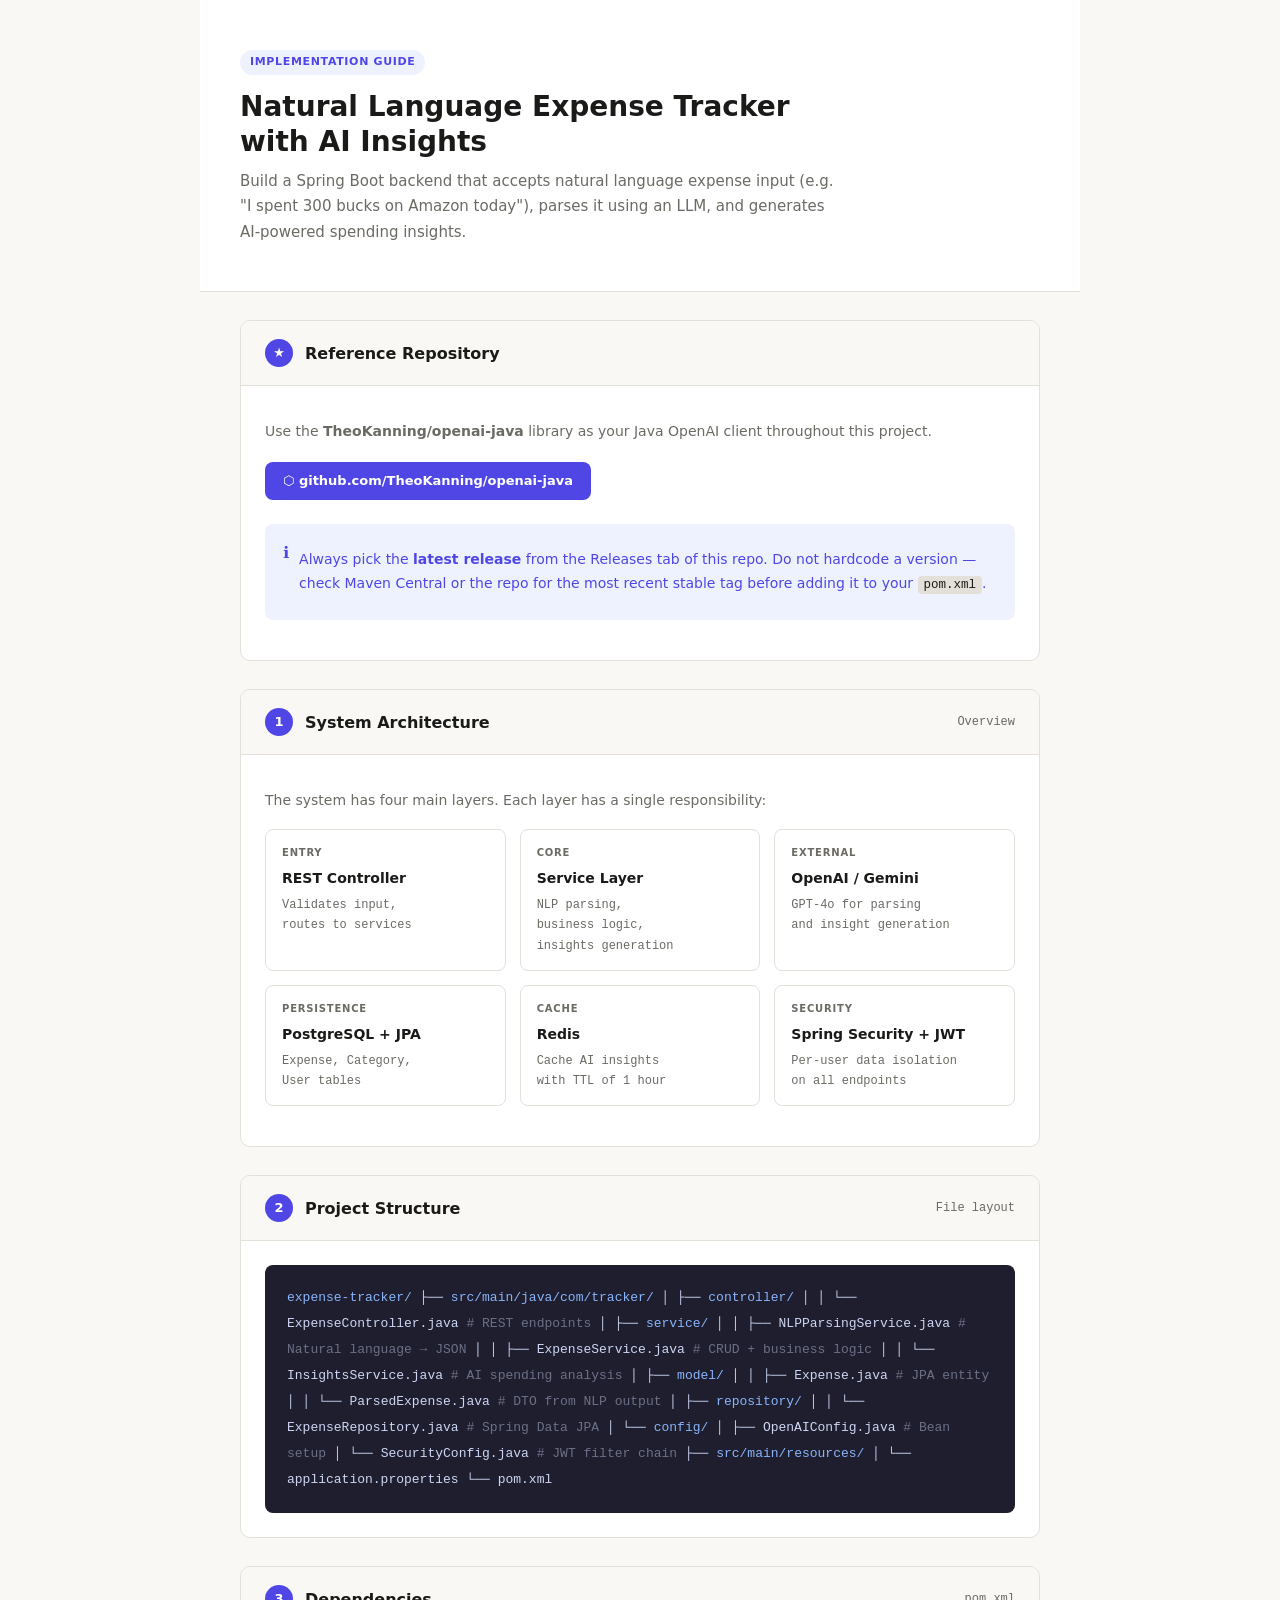
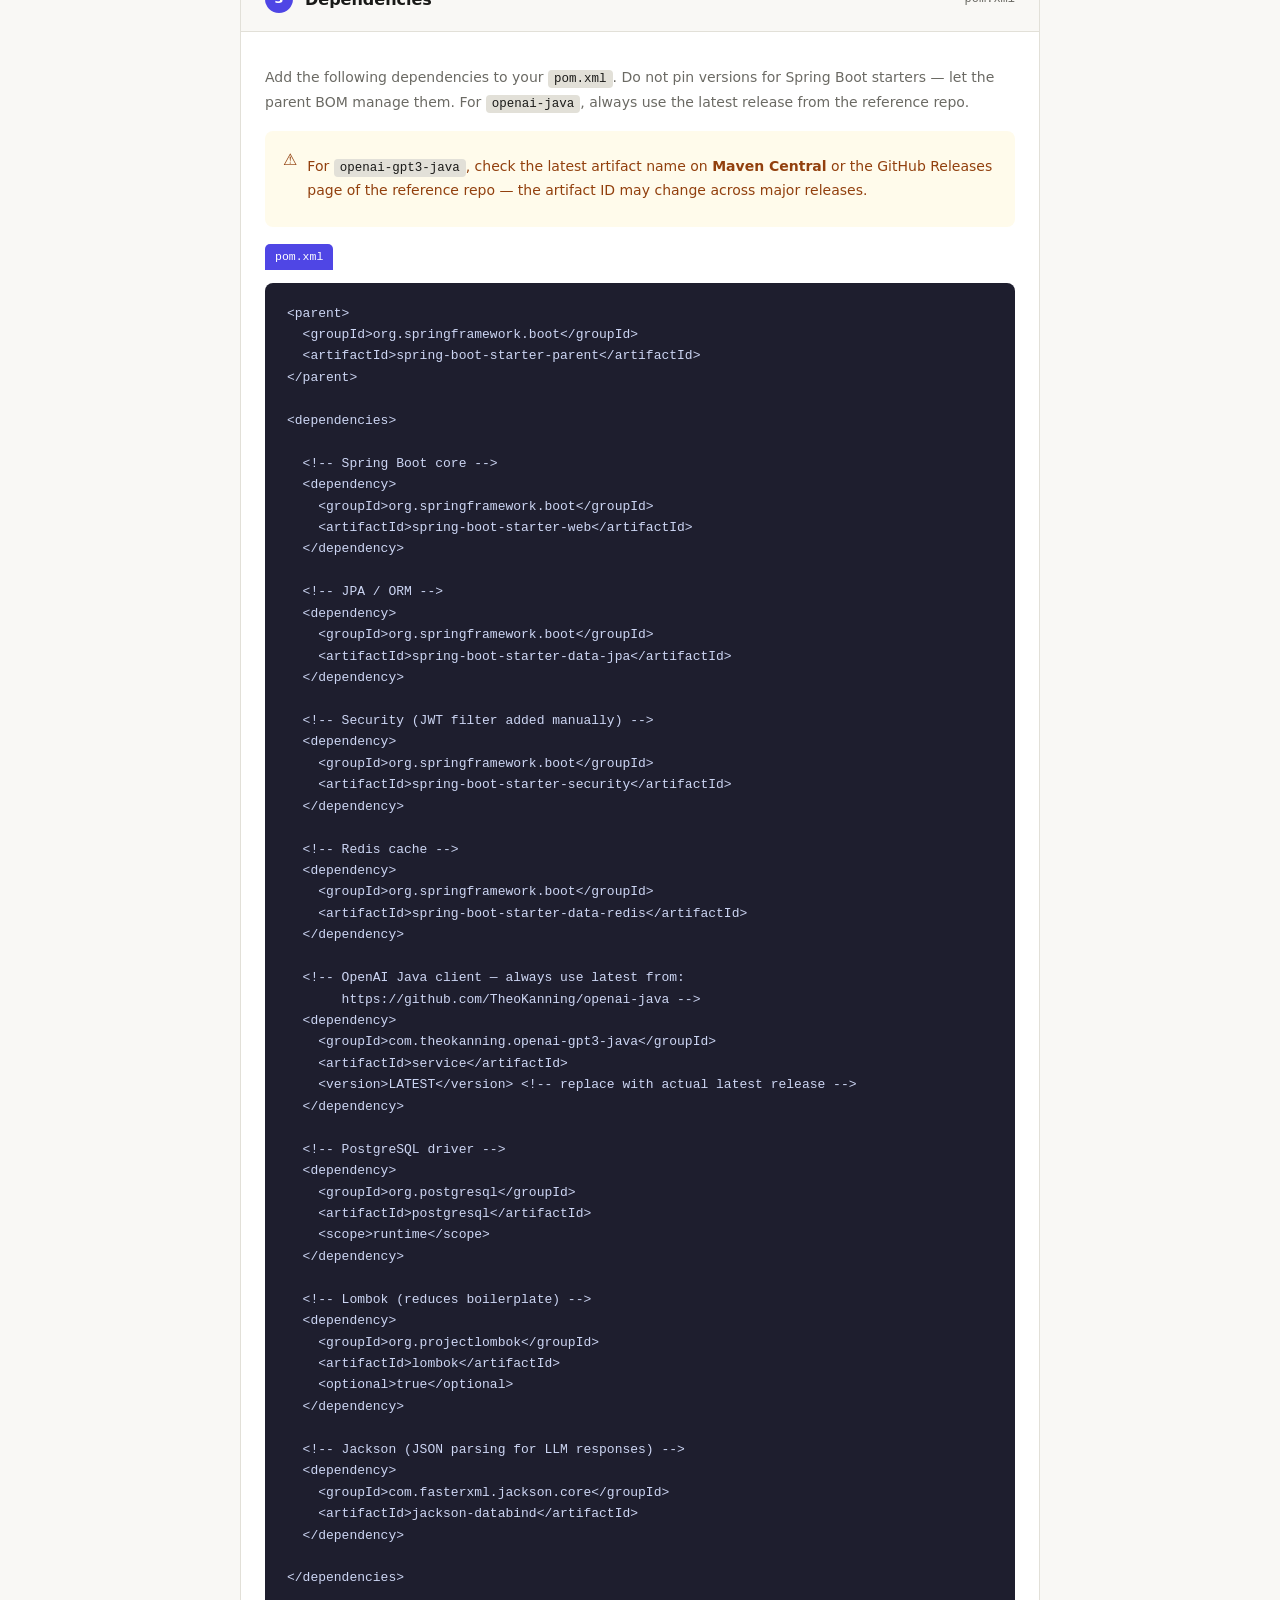
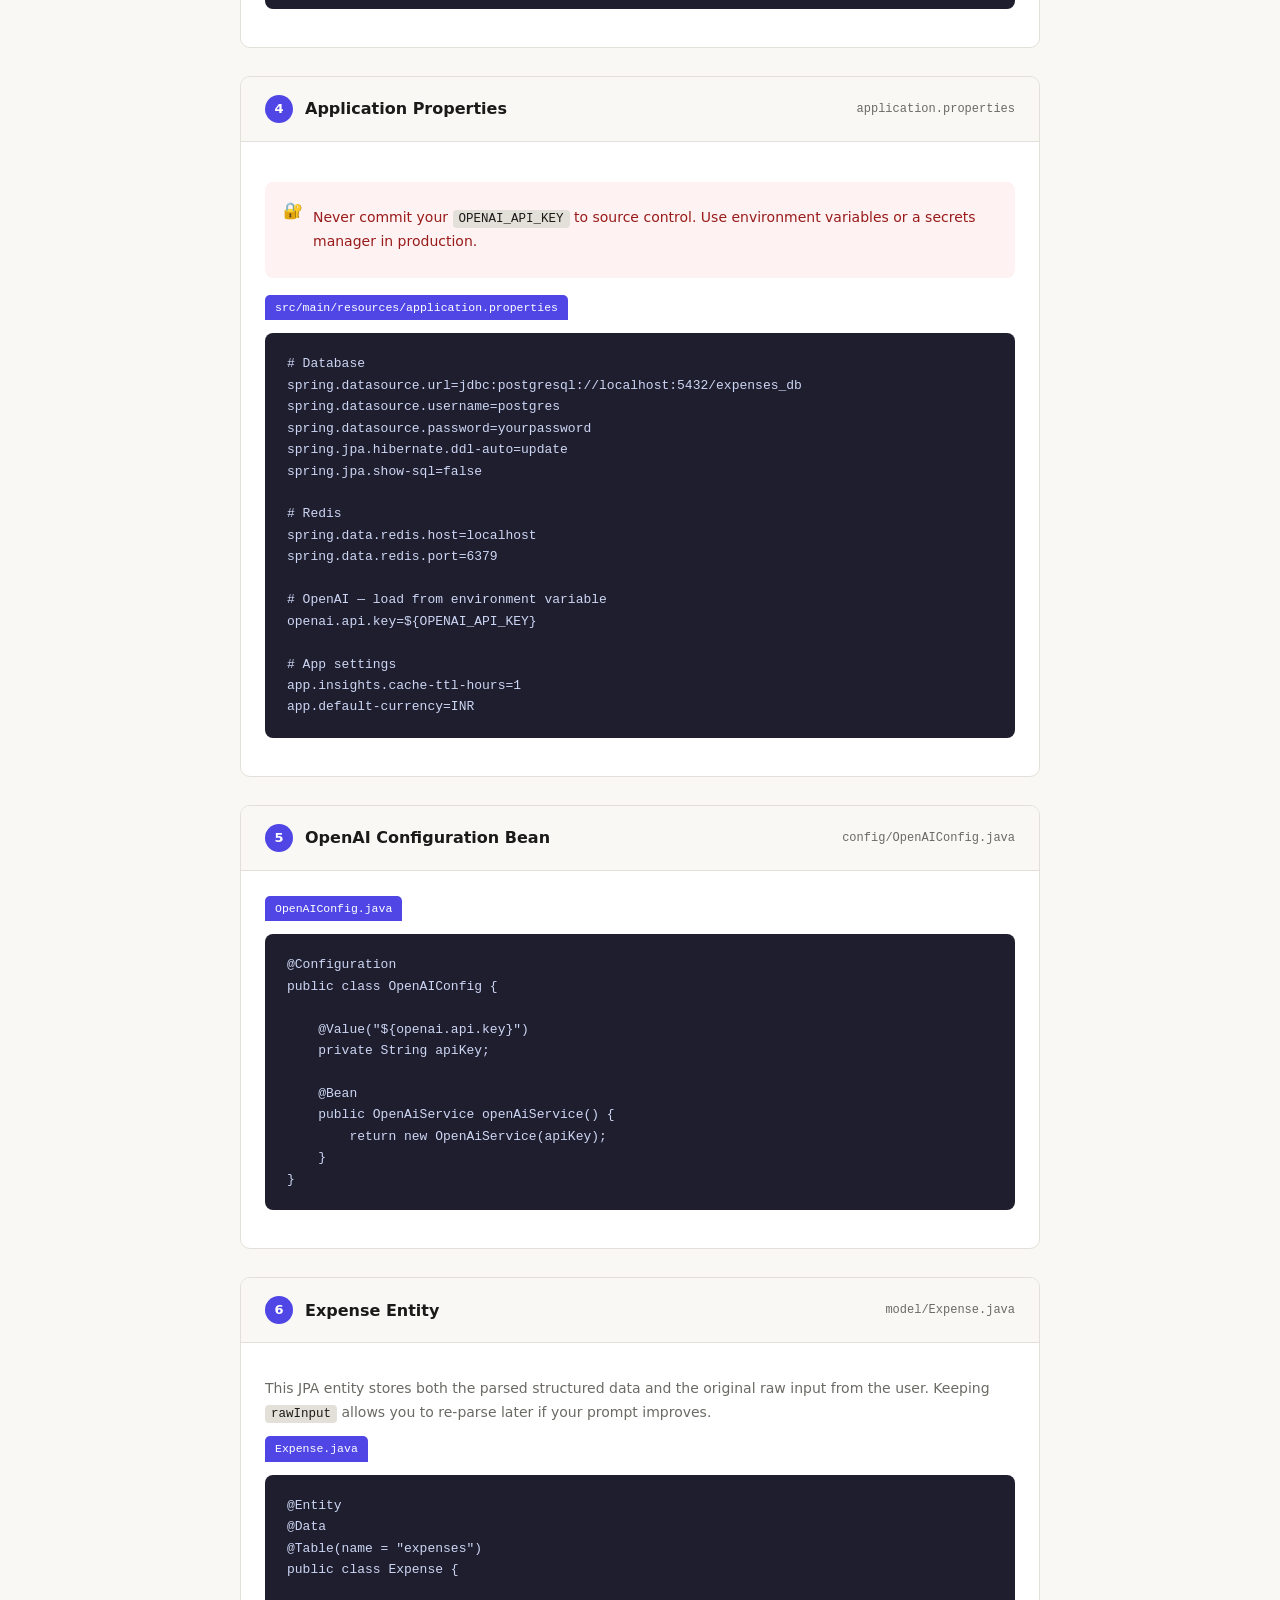
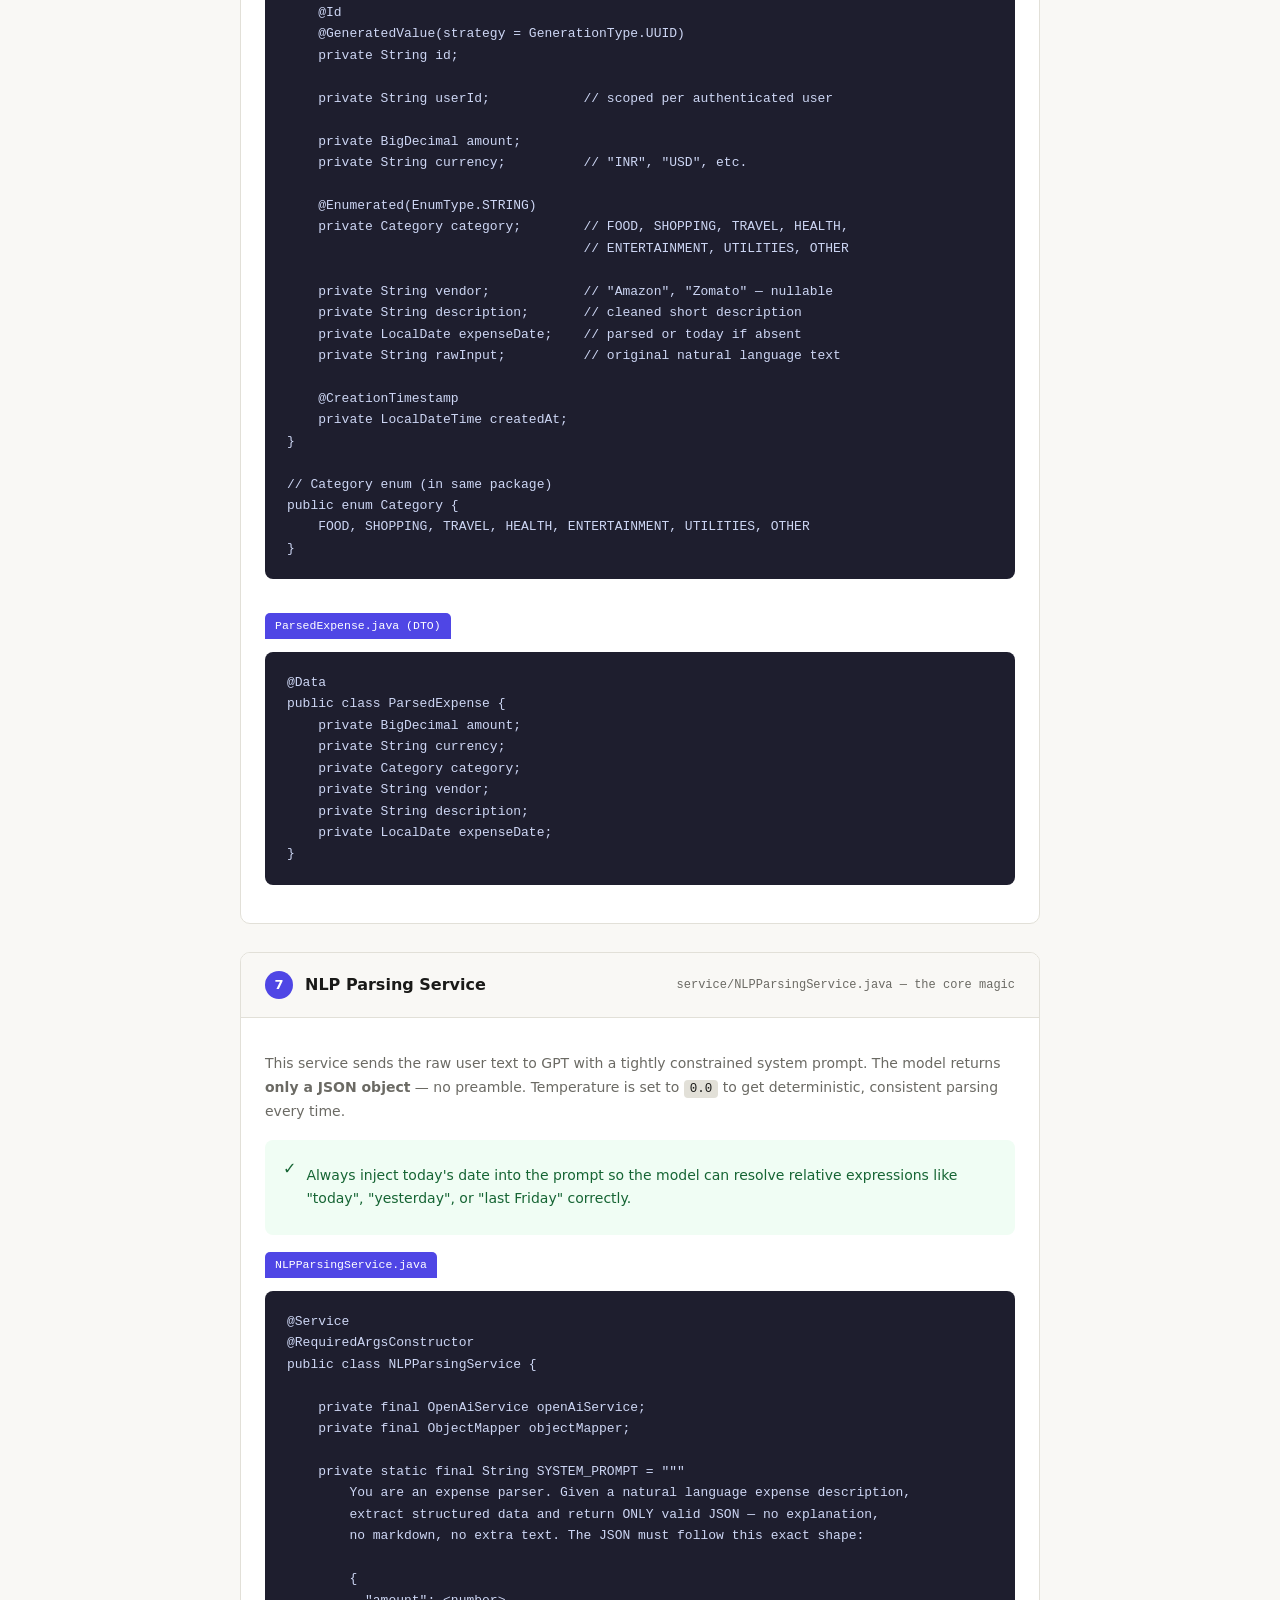
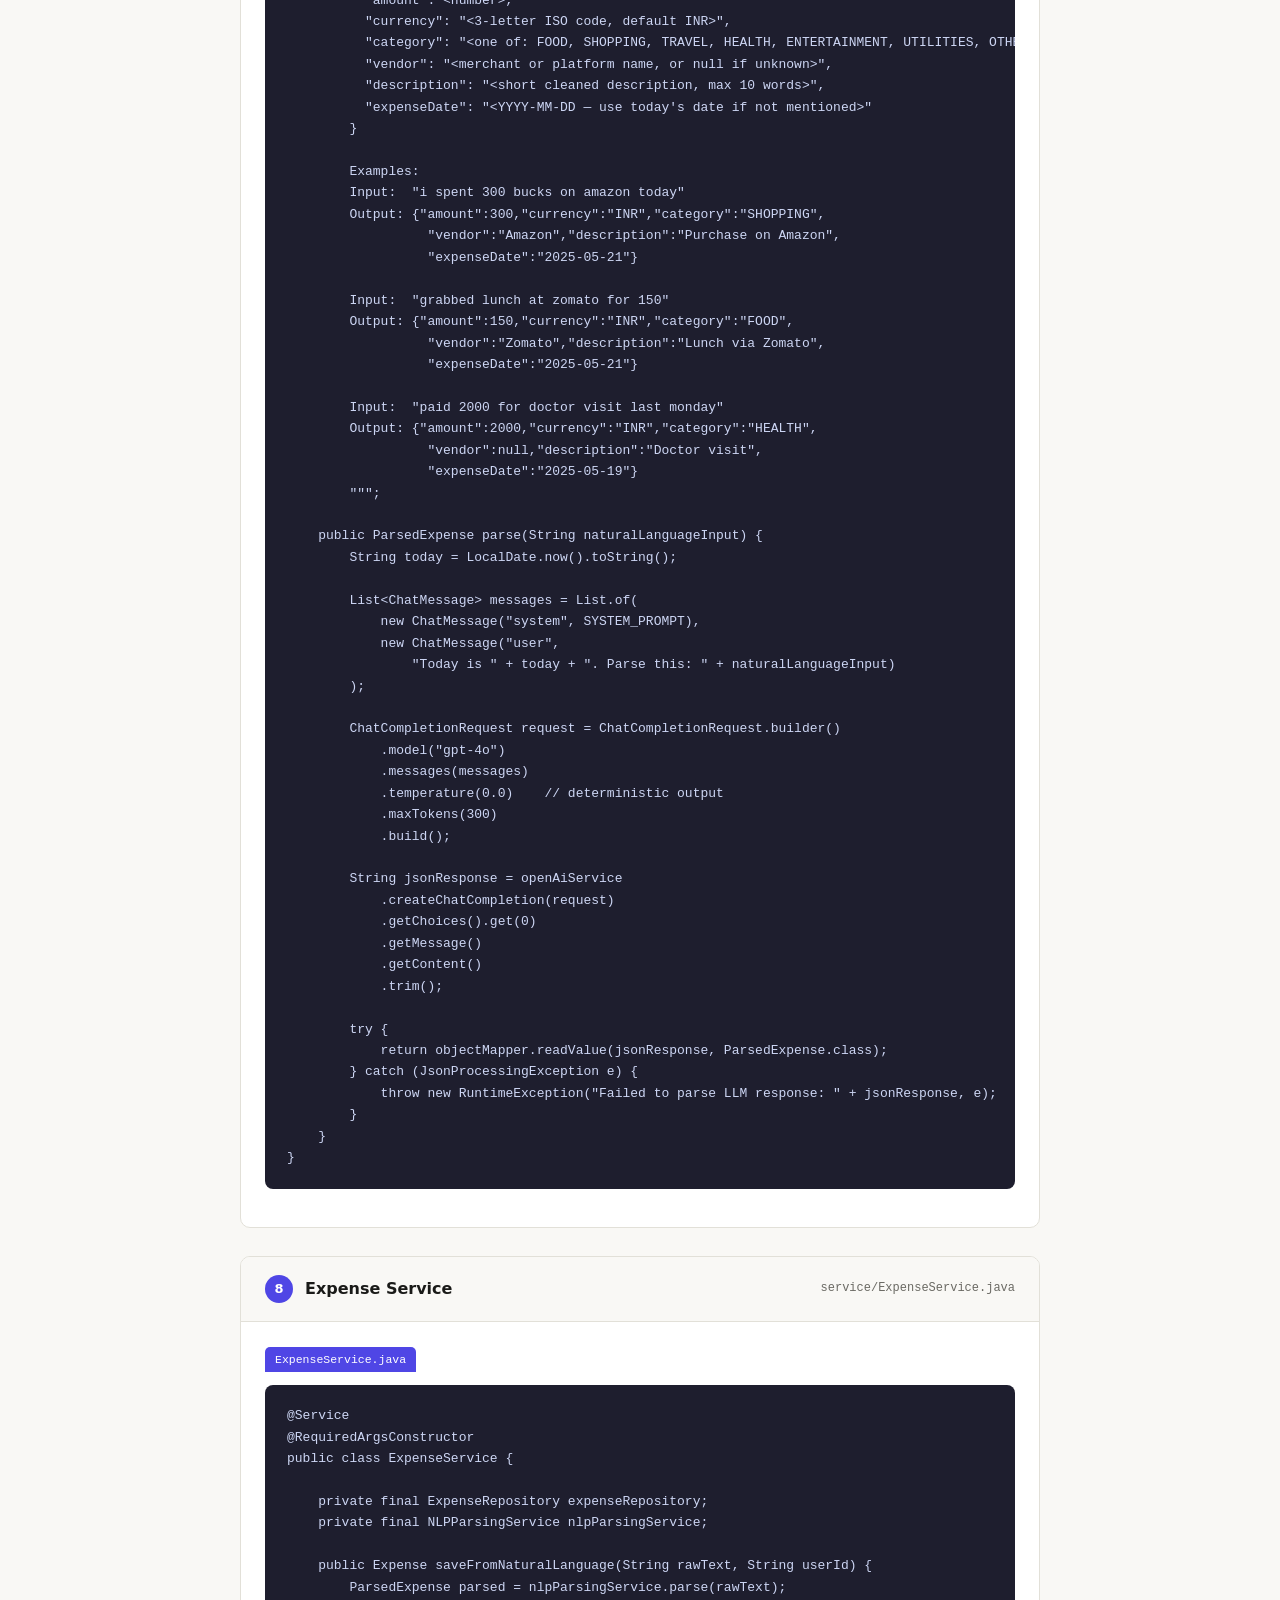
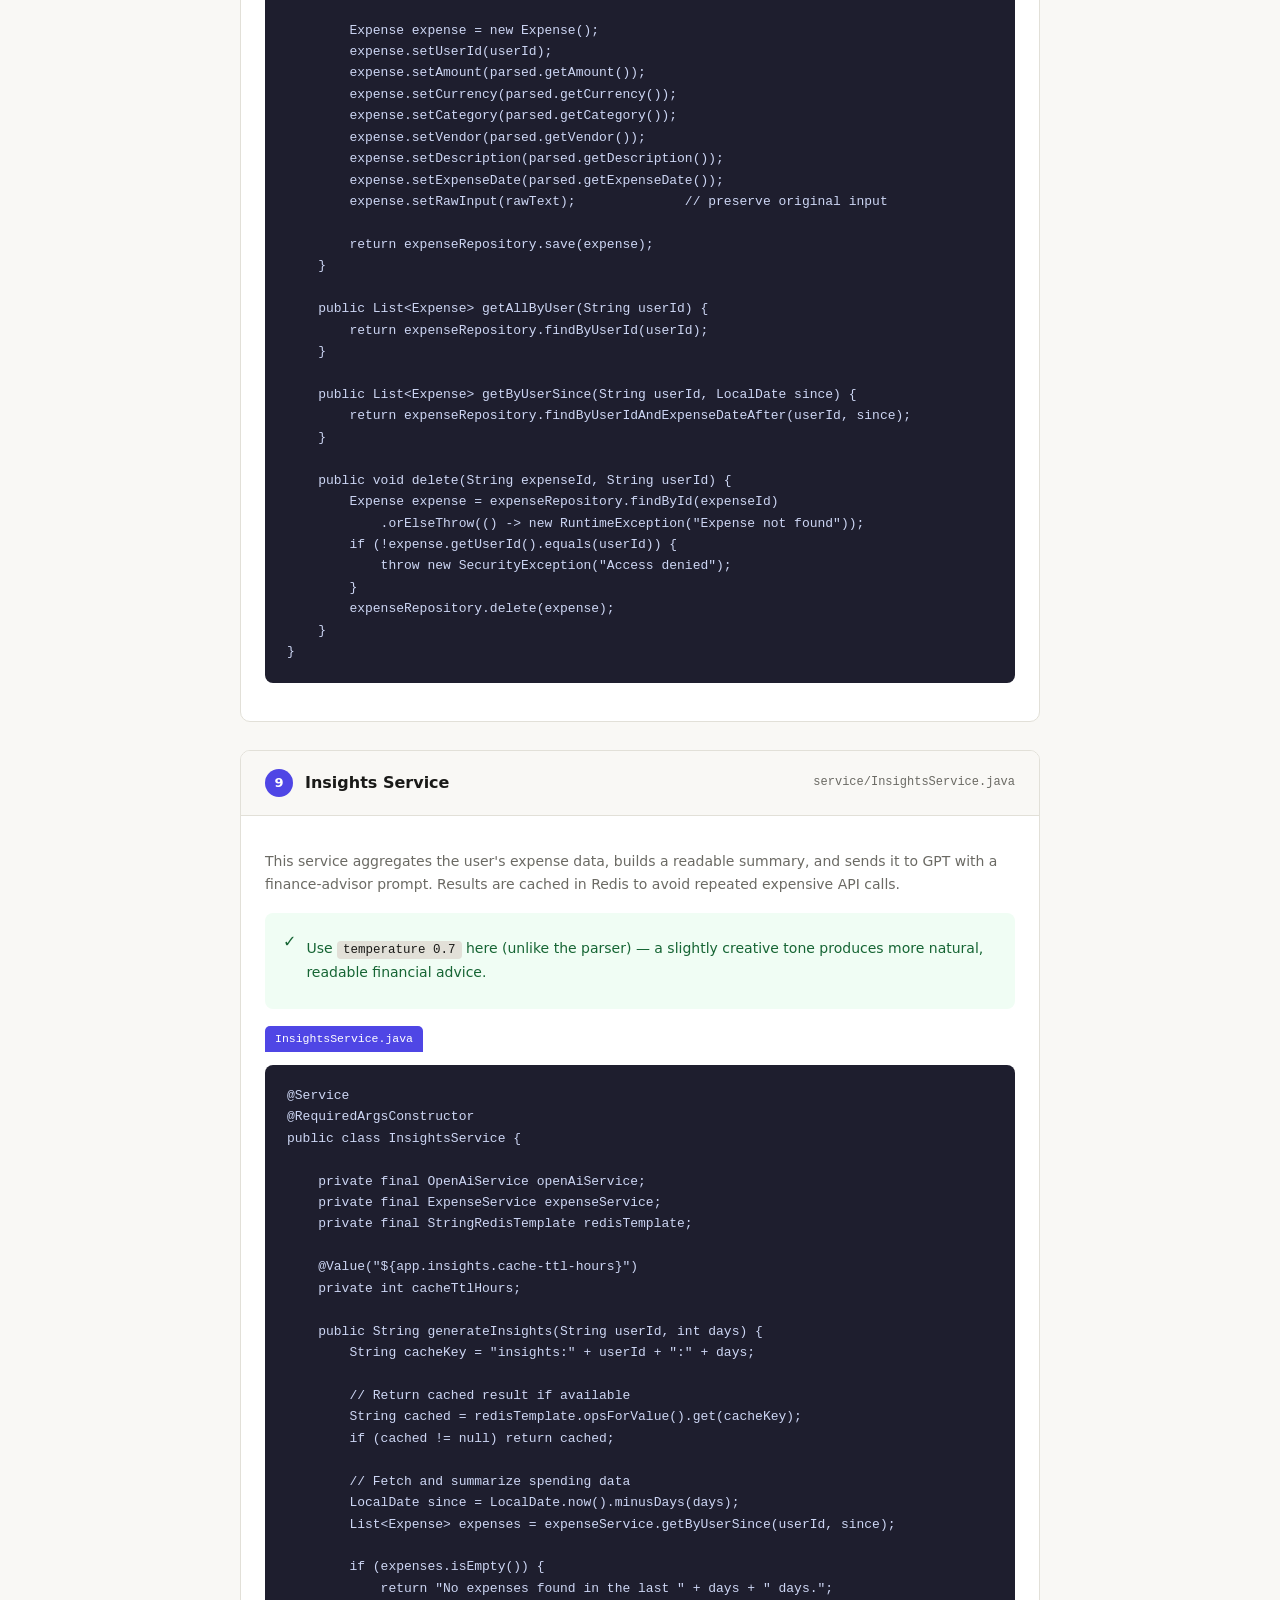
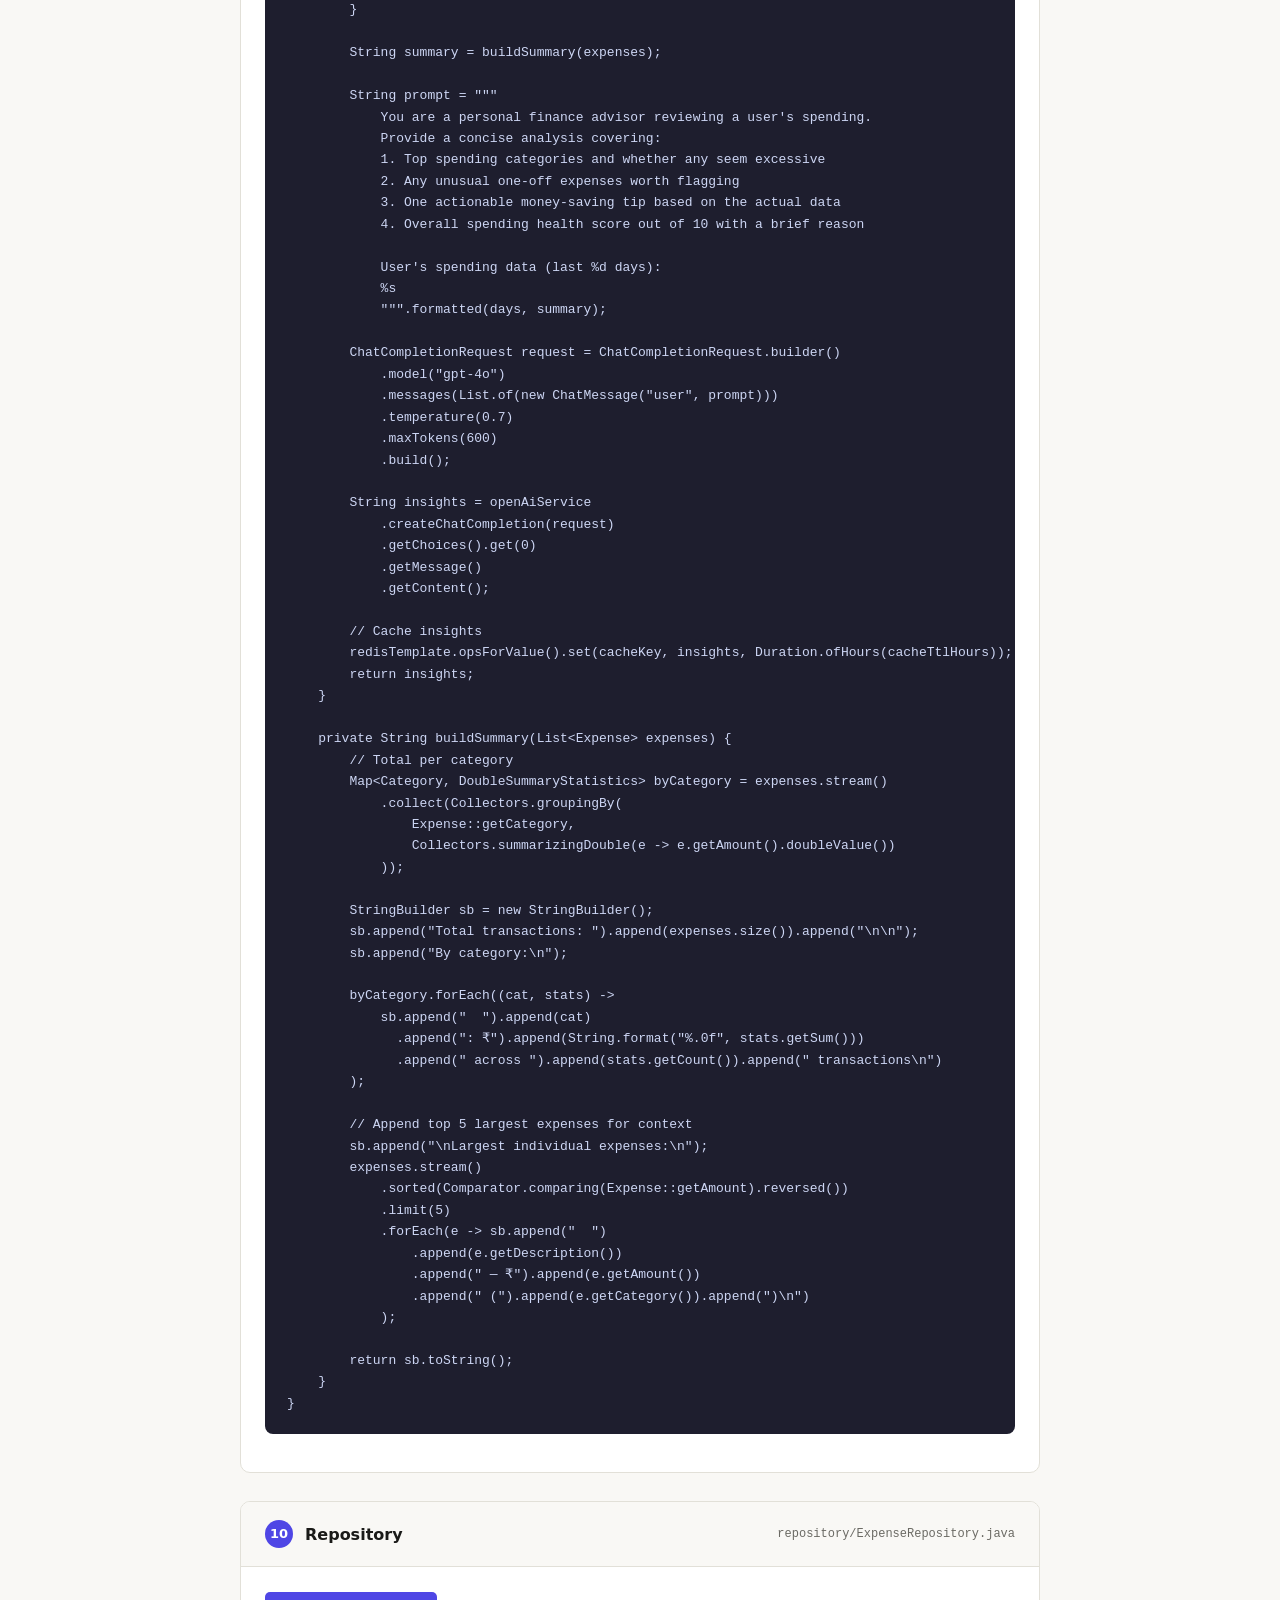
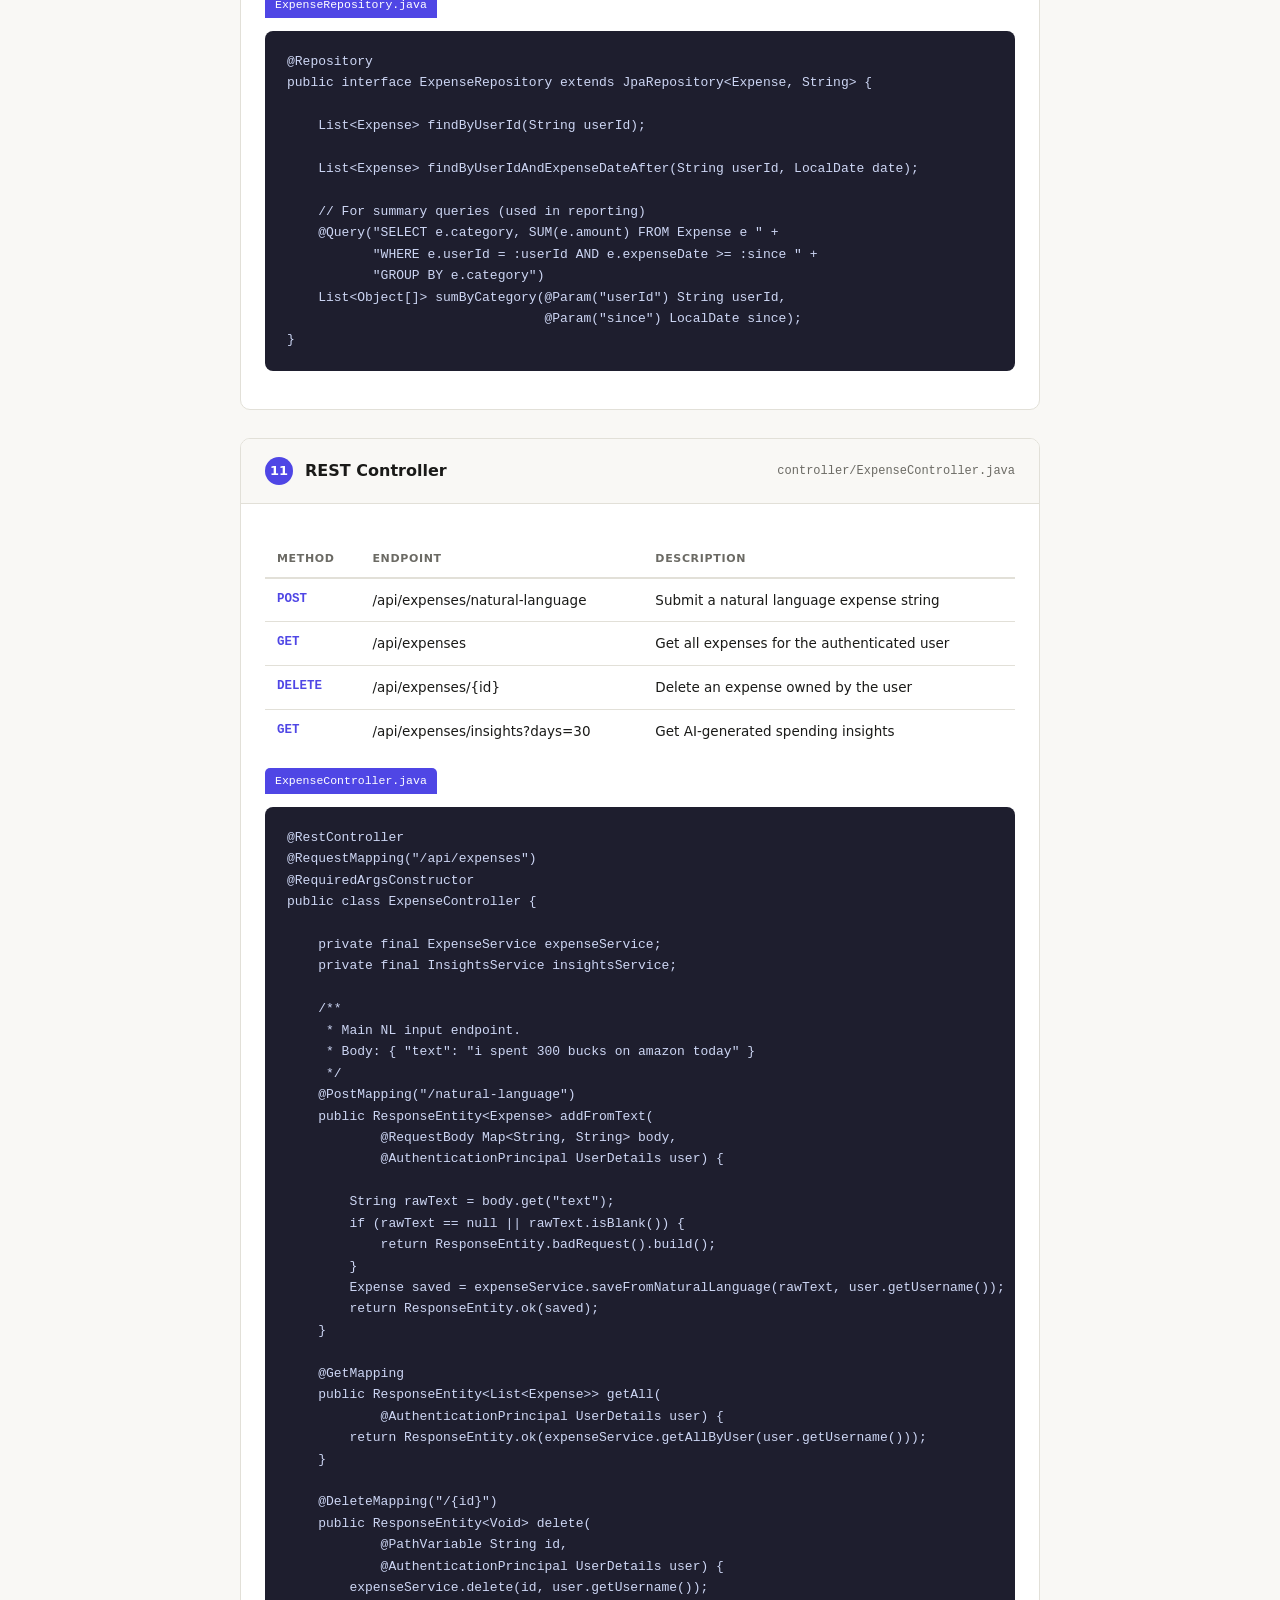
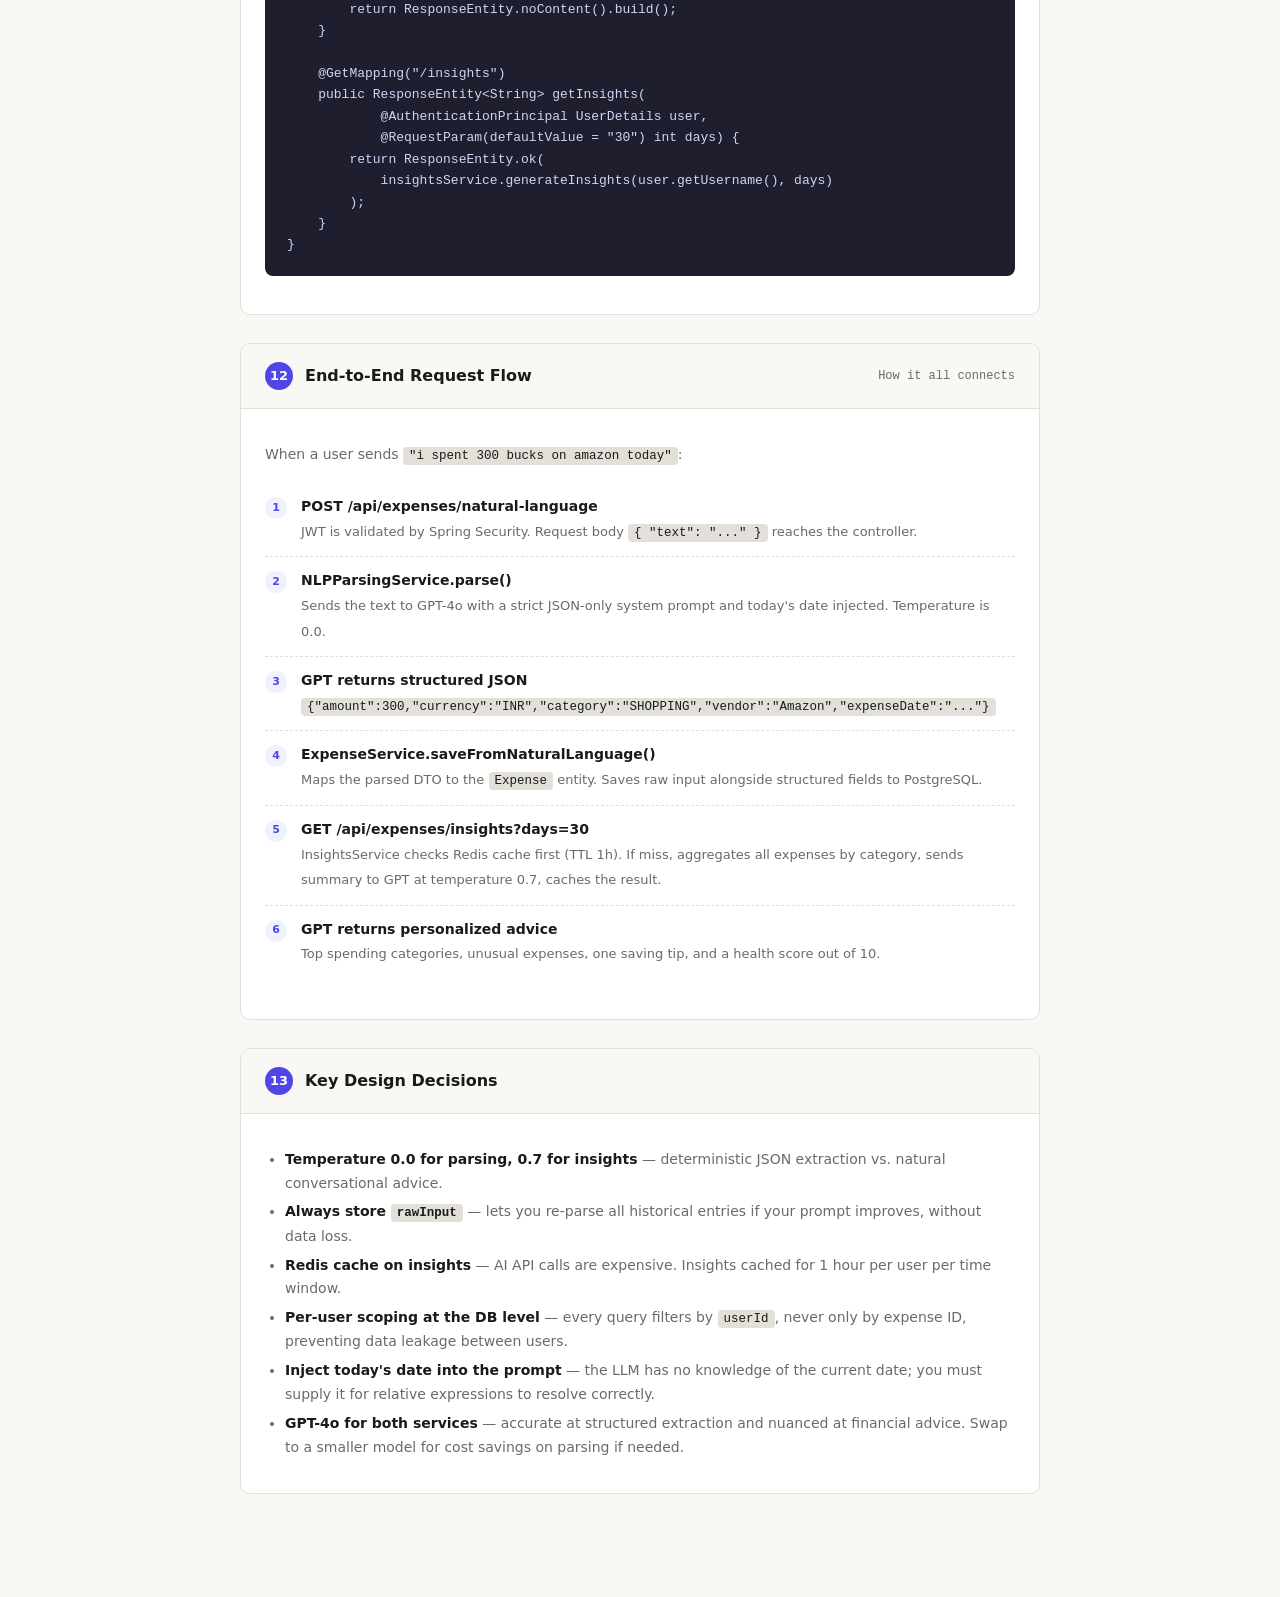
<file: nl-expense-tracker-guide.html>
<!DOCTYPE html>
<html lang="en">
<head>
<meta charset="UTF-8"/>
<meta name="viewport" content="width=device-width, initial-scale=1, viewport-fit=cover"/>
<title>NL Expense Tracker — Spring Boot Guide</title>
<style>
  :root {
    --bg: #f9f8f5;
    --surface: #ffffff;
    --border: #e2e0d8;
    --text: #1a1a18;
    --muted: #6b6a64;
    --accent: #4f46e5;
    --accent-light: #eef2ff;
    --green: #166534;
    --green-bg: #f0fdf4;
    --amber: #92400e;
    --amber-bg: #fffbeb;
    --red: #991b1b;
    --red-bg: #fef2f2;
    --code-bg: #1e1e2e;
    --code-text: #cdd6f4;
    --radius: 10px;
    --font: 'Segoe UI', system-ui, sans-serif;
    --mono: 'Fira Code', 'Cascadia Code', 'Consolas', monospace;
  }
  @media (prefers-color-scheme: dark) {
    :root {
      --bg: #13131a;
      --surface: #1e1e2e;
      --border: #2e2e3e;
      --text: #e0dfd8;
      --muted: #9ca3af;
      --accent: #818cf8;
      --accent-light: #1e1b4b;
      --green: #86efac;
      --green-bg: #052e16;
      --amber: #fcd34d;
      --amber-bg: #1c1400;
      --red: #fca5a5;
      --red-bg: #1c0000;
    }
  }

  * { box-sizing: border-box; margin: 0; padding: 0; }

  body {
    font-family: var(--font);
    background: var(--bg);
    color: var(--text);
    font-size: 15px;
    line-height: 1.7;
    padding: 0 0 80px;
  }

  /* Header */
  .hero {
    background: var(--surface);
    border-bottom: 1px solid var(--border);
    padding: 48px 40px 36px;
    max-width: 880px;
    margin: 0 auto;
  }
  .badge {
    display: inline-block;
    font-size: 11px;
    font-weight: 600;
    letter-spacing: .06em;
    text-transform: uppercase;
    background: var(--accent-light);
    color: var(--accent);
    padding: 3px 10px;
    border-radius: 20px;
    margin-bottom: 14px;
  }
  .hero h1 {
    font-size: 28px;
    font-weight: 700;
    color: var(--text);
    line-height: 1.25;
    margin-bottom: 10px;
  }
  .hero p {
    color: var(--muted);
    font-size: 15px;
    max-width: 600px;
  }

  /* Layout */
  .container { max-width: 880px; margin: 0 auto; padding: 0 40px; }

  /* Section */
  .section {
    background: var(--surface);
    border: 1px solid var(--border);
    border-radius: var(--radius);
    margin: 28px 0;
    overflow: hidden;
  }
  .section-header {
    display: flex;
    align-items: center;
    gap: 12px;
    padding: 18px 24px;
    border-bottom: 1px solid var(--border);
    background: var(--bg);
  }
  .step-num {
    display: flex;
    align-items: center;
    justify-content: center;
    width: 28px;
    height: 28px;
    border-radius: 50%;
    background: var(--accent);
    color: #fff;
    font-size: 13px;
    font-weight: 700;
    flex-shrink: 0;
  }
  .section-header h2 {
    font-size: 16px;
    font-weight: 600;
    color: var(--text);
  }
  .section-header .subtitle {
    font-size: 12px;
    color: var(--muted);
    margin-left: auto;
    font-family: var(--mono);
  }
  .section-body { padding: 24px; }

  /* Callout boxes */
  .callout {
    padding: 14px 18px;
    border-radius: 8px;
    margin: 16px 0;
    font-size: 14px;
    display: flex;
    gap: 10px;
    align-items: flex-start;
  }
  .callout.info  { background: var(--accent-light); color: var(--accent); }
  .callout.tip   { background: var(--green-bg);  color: var(--green); }
  .callout.warn  { background: var(--amber-bg);  color: var(--amber); }
  .callout.note  { background: var(--red-bg);    color: var(--red); }
  .callout-icon  { font-size: 16px; flex-shrink: 0; margin-top: 1px; }
  .callout p     { color: inherit; }

  /* Code blocks */
  pre {
    background: var(--code-bg);
    color: var(--code-text);
    border-radius: 8px;
    padding: 20px 22px;
    overflow-x: auto;
    font-family: var(--mono);
    font-size: 13px;
    line-height: 1.65;
    margin: 14px 0;
  }
  code.inline {
    background: var(--border);
    color: var(--text);
    font-family: var(--mono);
    font-size: 12.5px;
    padding: 2px 6px;
    border-radius: 4px;
  }
  .file-label {
    display: inline-block;
    font-family: var(--mono);
    font-size: 11.5px;
    background: var(--accent);
    color: #fff;
    padding: 3px 10px;
    border-radius: 5px 5px 0 0;
    margin-bottom: -1px;
    position: relative;
    z-index: 1;
  }

  /* Architecture grid */
  .arch-grid {
    display: grid;
    grid-template-columns: 1fr 1fr 1fr;
    gap: 14px;
    margin: 16px 0;
  }
  @media (max-width: 640px) { .arch-grid { grid-template-columns: 1fr; } }
  .arch-card {
    border: 1px solid var(--border);
    border-radius: 8px;
    padding: 14px 16px;
  }
  .arch-card .layer {
    font-size: 10px;
    font-weight: 700;
    text-transform: uppercase;
    letter-spacing: .08em;
    color: var(--muted);
    margin-bottom: 6px;
  }
  .arch-card .name {
    font-size: 14px;
    font-weight: 600;
    color: var(--text);
    margin-bottom: 4px;
  }
  .arch-card .detail {
    font-size: 12px;
    color: var(--muted);
    font-family: var(--mono);
  }

  /* Flow steps */
  .flow {
    display: flex;
    flex-direction: column;
    gap: 0;
    margin: 16px 0;
  }
  .flow-step {
    display: flex;
    align-items: flex-start;
    gap: 14px;
    padding: 12px 0;
    border-bottom: 1px dashed var(--border);
  }
  .flow-step:last-child { border-bottom: none; }
  .flow-dot {
    width: 22px; height: 22px;
    border-radius: 50%;
    background: var(--accent-light);
    color: var(--accent);
    font-size: 11px;
    font-weight: 700;
    display: flex; align-items: center; justify-content: center;
    flex-shrink: 0;
    margin-top: 2px;
  }
  .flow-text strong { color: var(--text); font-size: 14px; display: block; }
  .flow-text span   { color: var(--muted); font-size: 13px; }

  /* Table */
  table { width: 100%; border-collapse: collapse; font-size: 13.5px; margin: 14px 0; }
  th {
    text-align: left;
    font-size: 11px;
    font-weight: 700;
    text-transform: uppercase;
    letter-spacing: .06em;
    color: var(--muted);
    padding: 8px 12px;
    border-bottom: 2px solid var(--border);
  }
  td { padding: 10px 12px; border-bottom: 1px solid var(--border); vertical-align: top; }
  td:first-child { font-family: var(--mono); font-size: 12.5px; color: var(--accent); font-weight: 600; }
  tr:last-child td { border-bottom: none; }

  /* File tree */
  .tree {
    font-family: var(--mono);
    font-size: 13px;
    color: var(--code-text);
    background: var(--code-bg);
    border-radius: 8px;
    padding: 20px 22px;
    line-height: 2;
  }
  .tree .dir  { color: #89b4fa; }
  .tree .file { color: #cdd6f4; }
  .tree .dim  { color: #6c7086; }

  p { margin: 10px 0; color: var(--muted); font-size: 14px; }
  ul { padding-left: 20px; margin: 10px 0; }
  li { margin: 5px 0; font-size: 14px; color: var(--muted); }
  li strong { color: var(--text); }

  .repo-link {
    display: inline-flex;
    align-items: center;
    gap: 8px;
    background: var(--accent);
    color: #fff;
    padding: 8px 18px;
    border-radius: 8px;
    font-size: 13px;
    font-weight: 600;
    text-decoration: none;
    margin: 8px 0;
  }
  .repo-link:hover { opacity: .88; }

  h3 { font-size: 14px; font-weight: 600; color: var(--text); margin: 20px 0 8px; }
</style>
</head>
<body>

<div class="hero">
  <div class="badge">Implementation Guide</div>
  <h1>Natural Language Expense Tracker<br>with AI Insights</h1>
  <p>Build a Spring Boot backend that accepts natural language expense input (e.g. "I spent 300 bucks on Amazon today"), parses it using an LLM, and generates AI-powered spending insights.</p>
</div>

<div class="container">

  <!-- Reference Repo -->
  <div class="section">
    <div class="section-header">
      <div class="step-num">★</div>
      <h2>Reference Repository</h2>
    </div>
    <div class="section-body">
      <p>Use the <strong>TheoKanning/openai-java</strong> library as your Java OpenAI client throughout this project.</p>
      <a class="repo-link" href="https://github.com/TheoKanning/openai-java" target="_blank">
        ⬡ github.com/TheoKanning/openai-java
      </a>
      <div class="callout info">
        <span class="callout-icon">ℹ</span>
        <p>Always pick the <strong>latest release</strong> from the Releases tab of this repo. Do not hardcode a version — check Maven Central or the repo for the most recent stable tag before adding it to your <code class="inline">pom.xml</code>.</p>
      </div>
    </div>
  </div>

  <!-- Architecture -->
  <div class="section">
    <div class="section-header">
      <div class="step-num">1</div>
      <h2>System Architecture</h2>
      <span class="subtitle">Overview</span>
    </div>
    <div class="section-body">
      <p>The system has four main layers. Each layer has a single responsibility:</p>
      <div class="arch-grid">
        <div class="arch-card">
          <div class="layer">Entry</div>
          <div class="name">REST Controller</div>
          <div class="detail">Validates input,<br>routes to services</div>
        </div>
        <div class="arch-card">
          <div class="layer">Core</div>
          <div class="name">Service Layer</div>
          <div class="detail">NLP parsing,<br>business logic,<br>insights generation</div>
        </div>
        <div class="arch-card">
          <div class="layer">External</div>
          <div class="name">OpenAI / Gemini</div>
          <div class="detail">GPT-4o for parsing<br>and insight generation</div>
        </div>
        <div class="arch-card">
          <div class="layer">Persistence</div>
          <div class="name">PostgreSQL + JPA</div>
          <div class="detail">Expense, Category,<br>User tables</div>
        </div>
        <div class="arch-card">
          <div class="layer">Cache</div>
          <div class="name">Redis</div>
          <div class="detail">Cache AI insights<br>with TTL of 1 hour</div>
        </div>
        <div class="arch-card">
          <div class="layer">Security</div>
          <div class="name">Spring Security + JWT</div>
          <div class="detail">Per-user data isolation<br>on all endpoints</div>
        </div>
      </div>
    </div>
  </div>

  <!-- Project Structure -->
  <div class="section">
    <div class="section-header">
      <div class="step-num">2</div>
      <h2>Project Structure</h2>
      <span class="subtitle">File layout</span>
    </div>
    <div class="section-body">
      <div class="tree">
<span class="dir">expense-tracker/</span>
├── <span class="dir">src/main/java/com/tracker/</span>
│   ├── <span class="dir">controller/</span>
│   │   └── <span class="file">ExpenseController.java</span>       <span class="dim"># REST endpoints</span>
│   ├── <span class="dir">service/</span>
│   │   ├── <span class="file">NLPParsingService.java</span>         <span class="dim"># Natural language → JSON</span>
│   │   ├── <span class="file">ExpenseService.java</span>            <span class="dim"># CRUD + business logic</span>
│   │   └── <span class="file">InsightsService.java</span>           <span class="dim"># AI spending analysis</span>
│   ├── <span class="dir">model/</span>
│   │   ├── <span class="file">Expense.java</span>                   <span class="dim"># JPA entity</span>
│   │   └── <span class="file">ParsedExpense.java</span>             <span class="dim"># DTO from NLP output</span>
│   ├── <span class="dir">repository/</span>
│   │   └── <span class="file">ExpenseRepository.java</span>         <span class="dim"># Spring Data JPA</span>
│   └── <span class="dir">config/</span>
│       ├── <span class="file">OpenAIConfig.java</span>              <span class="dim"># Bean setup</span>
│       └── <span class="file">SecurityConfig.java</span>            <span class="dim"># JWT filter chain</span>
├── <span class="dir">src/main/resources/</span>
│   └── <span class="file">application.properties</span>
└── <span class="file">pom.xml</span>
      </div>
    </div>
  </div>

  <!-- pom.xml -->
  <div class="section">
    <div class="section-header">
      <div class="step-num">3</div>
      <h2>Dependencies</h2>
      <span class="subtitle">pom.xml</span>
    </div>
    <div class="section-body">
      <p>Add the following dependencies to your <code class="inline">pom.xml</code>. Do not pin versions for Spring Boot starters — let the parent BOM manage them. For <code class="inline">openai-java</code>, always use the latest release from the reference repo.</p>
      <div class="callout warn">
        <span class="callout-icon">⚠</span>
        <p>For <code class="inline">openai-gpt3-java</code>, check the latest artifact name on <strong>Maven Central</strong> or the GitHub Releases page of the reference repo — the artifact ID may change across major releases.</p>
      </div>
      <div class="file-label">pom.xml</div>
<pre>&lt;parent&gt;
  &lt;groupId&gt;org.springframework.boot&lt;/groupId&gt;
  &lt;artifactId&gt;spring-boot-starter-parent&lt;/artifactId&gt;
&lt;/parent&gt;

&lt;dependencies&gt;

  &lt;!-- Spring Boot core --&gt;
  &lt;dependency&gt;
    &lt;groupId&gt;org.springframework.boot&lt;/groupId&gt;
    &lt;artifactId&gt;spring-boot-starter-web&lt;/artifactId&gt;
  &lt;/dependency&gt;

  &lt;!-- JPA / ORM --&gt;
  &lt;dependency&gt;
    &lt;groupId&gt;org.springframework.boot&lt;/groupId&gt;
    &lt;artifactId&gt;spring-boot-starter-data-jpa&lt;/artifactId&gt;
  &lt;/dependency&gt;

  &lt;!-- Security (JWT filter added manually) --&gt;
  &lt;dependency&gt;
    &lt;groupId&gt;org.springframework.boot&lt;/groupId&gt;
    &lt;artifactId&gt;spring-boot-starter-security&lt;/artifactId&gt;
  &lt;/dependency&gt;

  &lt;!-- Redis cache --&gt;
  &lt;dependency&gt;
    &lt;groupId&gt;org.springframework.boot&lt;/groupId&gt;
    &lt;artifactId&gt;spring-boot-starter-data-redis&lt;/artifactId&gt;
  &lt;/dependency&gt;

  &lt;!-- OpenAI Java client — always use latest from:
       https://github.com/TheoKanning/openai-java --&gt;
  &lt;dependency&gt;
    &lt;groupId&gt;com.theokanning.openai-gpt3-java&lt;/groupId&gt;
    &lt;artifactId&gt;service&lt;/artifactId&gt;
    &lt;version&gt;LATEST&lt;/version&gt; &lt;!-- replace with actual latest release --&gt;
  &lt;/dependency&gt;

  &lt;!-- PostgreSQL driver --&gt;
  &lt;dependency&gt;
    &lt;groupId&gt;org.postgresql&lt;/groupId&gt;
    &lt;artifactId&gt;postgresql&lt;/artifactId&gt;
    &lt;scope&gt;runtime&lt;/scope&gt;
  &lt;/dependency&gt;

  &lt;!-- Lombok (reduces boilerplate) --&gt;
  &lt;dependency&gt;
    &lt;groupId&gt;org.projectlombok&lt;/groupId&gt;
    &lt;artifactId&gt;lombok&lt;/artifactId&gt;
    &lt;optional&gt;true&lt;/optional&gt;
  &lt;/dependency&gt;

  &lt;!-- Jackson (JSON parsing for LLM responses) --&gt;
  &lt;dependency&gt;
    &lt;groupId&gt;com.fasterxml.jackson.core&lt;/groupId&gt;
    &lt;artifactId&gt;jackson-databind&lt;/artifactId&gt;
  &lt;/dependency&gt;

&lt;/dependencies&gt;</pre>
    </div>
  </div>

  <!-- application.properties -->
  <div class="section">
    <div class="section-header">
      <div class="step-num">4</div>
      <h2>Application Properties</h2>
      <span class="subtitle">application.properties</span>
    </div>
    <div class="section-body">
      <div class="callout note">
        <span class="callout-icon">🔐</span>
        <p>Never commit your <code class="inline">OPENAI_API_KEY</code> to source control. Use environment variables or a secrets manager in production.</p>
      </div>
      <div class="file-label">src/main/resources/application.properties</div>
<pre># Database
spring.datasource.url=jdbc:postgresql://localhost:5432/expenses_db
spring.datasource.username=postgres
spring.datasource.password=yourpassword
spring.jpa.hibernate.ddl-auto=update
spring.jpa.show-sql=false

# Redis
spring.data.redis.host=localhost
spring.data.redis.port=6379

# OpenAI — load from environment variable
openai.api.key=${OPENAI_API_KEY}

# App settings
app.insights.cache-ttl-hours=1
app.default-currency=INR</pre>
    </div>
  </div>

  <!-- OpenAI Config -->
  <div class="section">
    <div class="section-header">
      <div class="step-num">5</div>
      <h2>OpenAI Configuration Bean</h2>
      <span class="subtitle">config/OpenAIConfig.java</span>
    </div>
    <div class="section-body">
      <div class="file-label">OpenAIConfig.java</div>
<pre>@Configuration
public class OpenAIConfig {

    @Value("${openai.api.key}")
    private String apiKey;

    @Bean
    public OpenAiService openAiService() {
        return new OpenAiService(apiKey);
    }
}</pre>
    </div>
  </div>

  <!-- Expense Entity -->
  <div class="section">
    <div class="section-header">
      <div class="step-num">6</div>
      <h2>Expense Entity</h2>
      <span class="subtitle">model/Expense.java</span>
    </div>
    <div class="section-body">
      <p>This JPA entity stores both the parsed structured data and the original raw input from the user. Keeping <code class="inline">rawInput</code> allows you to re-parse later if your prompt improves.</p>
      <div class="file-label">Expense.java</div>
<pre>@Entity
@Data
@Table(name = "expenses")
public class Expense {

    @Id
    @GeneratedValue(strategy = GenerationType.UUID)
    private String id;

    private String userId;            // scoped per authenticated user

    private BigDecimal amount;
    private String currency;          // "INR", "USD", etc.

    @Enumerated(EnumType.STRING)
    private Category category;        // FOOD, SHOPPING, TRAVEL, HEALTH,
                                      // ENTERTAINMENT, UTILITIES, OTHER

    private String vendor;            // "Amazon", "Zomato" — nullable
    private String description;       // cleaned short description
    private LocalDate expenseDate;    // parsed or today if absent
    private String rawInput;          // original natural language text

    @CreationTimestamp
    private LocalDateTime createdAt;
}

// Category enum (in same package)
public enum Category {
    FOOD, SHOPPING, TRAVEL, HEALTH, ENTERTAINMENT, UTILITIES, OTHER
}</pre>
      <div class="file-label" style="margin-top:20px">ParsedExpense.java (DTO)</div>
<pre>@Data
public class ParsedExpense {
    private BigDecimal amount;
    private String currency;
    private Category category;
    private String vendor;
    private String description;
    private LocalDate expenseDate;
}</pre>
    </div>
  </div>

  <!-- NLPParsingService -->
  <div class="section">
    <div class="section-header">
      <div class="step-num">7</div>
      <h2>NLP Parsing Service</h2>
      <span class="subtitle">service/NLPParsingService.java — the core magic</span>
    </div>
    <div class="section-body">
      <p>This service sends the raw user text to GPT with a tightly constrained system prompt. The model returns <strong>only a JSON object</strong> — no preamble. Temperature is set to <code class="inline">0.0</code> to get deterministic, consistent parsing every time.</p>
      <div class="callout tip">
        <span class="callout-icon">✓</span>
        <p>Always inject today's date into the prompt so the model can resolve relative expressions like "today", "yesterday", or "last Friday" correctly.</p>
      </div>
      <div class="file-label">NLPParsingService.java</div>
<pre>@Service
@RequiredArgsConstructor
public class NLPParsingService {

    private final OpenAiService openAiService;
    private final ObjectMapper objectMapper;

    private static final String SYSTEM_PROMPT = """
        You are an expense parser. Given a natural language expense description,
        extract structured data and return ONLY valid JSON — no explanation,
        no markdown, no extra text. The JSON must follow this exact shape:

        {
          "amount": &lt;number&gt;,
          "currency": "&lt;3-letter ISO code, default INR&gt;",
          "category": "&lt;one of: FOOD, SHOPPING, TRAVEL, HEALTH, ENTERTAINMENT, UTILITIES, OTHER&gt;",
          "vendor": "&lt;merchant or platform name, or null if unknown&gt;",
          "description": "&lt;short cleaned description, max 10 words&gt;",
          "expenseDate": "&lt;YYYY-MM-DD — use today's date if not mentioned&gt;"
        }

        Examples:
        Input:  "i spent 300 bucks on amazon today"
        Output: {"amount":300,"currency":"INR","category":"SHOPPING",
                  "vendor":"Amazon","description":"Purchase on Amazon",
                  "expenseDate":"2025-05-21"}

        Input:  "grabbed lunch at zomato for 150"
        Output: {"amount":150,"currency":"INR","category":"FOOD",
                  "vendor":"Zomato","description":"Lunch via Zomato",
                  "expenseDate":"2025-05-21"}

        Input:  "paid 2000 for doctor visit last monday"
        Output: {"amount":2000,"currency":"INR","category":"HEALTH",
                  "vendor":null,"description":"Doctor visit",
                  "expenseDate":"2025-05-19"}
        """;

    public ParsedExpense parse(String naturalLanguageInput) {
        String today = LocalDate.now().toString();

        List&lt;ChatMessage&gt; messages = List.of(
            new ChatMessage("system", SYSTEM_PROMPT),
            new ChatMessage("user",
                "Today is " + today + ". Parse this: " + naturalLanguageInput)
        );

        ChatCompletionRequest request = ChatCompletionRequest.builder()
            .model("gpt-4o")
            .messages(messages)
            .temperature(0.0)    // deterministic output
            .maxTokens(300)
            .build();

        String jsonResponse = openAiService
            .createChatCompletion(request)
            .getChoices().get(0)
            .getMessage()
            .getContent()
            .trim();

        try {
            return objectMapper.readValue(jsonResponse, ParsedExpense.class);
        } catch (JsonProcessingException e) {
            throw new RuntimeException("Failed to parse LLM response: " + jsonResponse, e);
        }
    }
}</pre>
    </div>
  </div>

  <!-- ExpenseService -->
  <div class="section">
    <div class="section-header">
      <div class="step-num">8</div>
      <h2>Expense Service</h2>
      <span class="subtitle">service/ExpenseService.java</span>
    </div>
    <div class="section-body">
      <div class="file-label">ExpenseService.java</div>
<pre>@Service
@RequiredArgsConstructor
public class ExpenseService {

    private final ExpenseRepository expenseRepository;
    private final NLPParsingService nlpParsingService;

    public Expense saveFromNaturalLanguage(String rawText, String userId) {
        ParsedExpense parsed = nlpParsingService.parse(rawText);

        Expense expense = new Expense();
        expense.setUserId(userId);
        expense.setAmount(parsed.getAmount());
        expense.setCurrency(parsed.getCurrency());
        expense.setCategory(parsed.getCategory());
        expense.setVendor(parsed.getVendor());
        expense.setDescription(parsed.getDescription());
        expense.setExpenseDate(parsed.getExpenseDate());
        expense.setRawInput(rawText);              // preserve original input

        return expenseRepository.save(expense);
    }

    public List&lt;Expense&gt; getAllByUser(String userId) {
        return expenseRepository.findByUserId(userId);
    }

    public List&lt;Expense&gt; getByUserSince(String userId, LocalDate since) {
        return expenseRepository.findByUserIdAndExpenseDateAfter(userId, since);
    }

    public void delete(String expenseId, String userId) {
        Expense expense = expenseRepository.findById(expenseId)
            .orElseThrow(() -> new RuntimeException("Expense not found"));
        if (!expense.getUserId().equals(userId)) {
            throw new SecurityException("Access denied");
        }
        expenseRepository.delete(expense);
    }
}</pre>
    </div>
  </div>

  <!-- InsightsService -->
  <div class="section">
    <div class="section-header">
      <div class="step-num">9</div>
      <h2>Insights Service</h2>
      <span class="subtitle">service/InsightsService.java</span>
    </div>
    <div class="section-body">
      <p>This service aggregates the user's expense data, builds a readable summary, and sends it to GPT with a finance-advisor prompt. Results are cached in Redis to avoid repeated expensive API calls.</p>
      <div class="callout tip">
        <span class="callout-icon">✓</span>
        <p>Use <code class="inline">temperature 0.7</code> here (unlike the parser) — a slightly creative tone produces more natural, readable financial advice.</p>
      </div>
      <div class="file-label">InsightsService.java</div>
<pre>@Service
@RequiredArgsConstructor
public class InsightsService {

    private final OpenAiService openAiService;
    private final ExpenseService expenseService;
    private final StringRedisTemplate redisTemplate;

    @Value("${app.insights.cache-ttl-hours}")
    private int cacheTtlHours;

    public String generateInsights(String userId, int days) {
        String cacheKey = "insights:" + userId + ":" + days;

        // Return cached result if available
        String cached = redisTemplate.opsForValue().get(cacheKey);
        if (cached != null) return cached;

        // Fetch and summarize spending data
        LocalDate since = LocalDate.now().minusDays(days);
        List&lt;Expense&gt; expenses = expenseService.getByUserSince(userId, since);

        if (expenses.isEmpty()) {
            return "No expenses found in the last " + days + " days.";
        }

        String summary = buildSummary(expenses);

        String prompt = """
            You are a personal finance advisor reviewing a user's spending.
            Provide a concise analysis covering:
            1. Top spending categories and whether any seem excessive
            2. Any unusual one-off expenses worth flagging
            3. One actionable money-saving tip based on the actual data
            4. Overall spending health score out of 10 with a brief reason

            User's spending data (last %d days):
            %s
            """.formatted(days, summary);

        ChatCompletionRequest request = ChatCompletionRequest.builder()
            .model("gpt-4o")
            .messages(List.of(new ChatMessage("user", prompt)))
            .temperature(0.7)
            .maxTokens(600)
            .build();

        String insights = openAiService
            .createChatCompletion(request)
            .getChoices().get(0)
            .getMessage()
            .getContent();

        // Cache insights
        redisTemplate.opsForValue().set(cacheKey, insights, Duration.ofHours(cacheTtlHours));
        return insights;
    }

    private String buildSummary(List&lt;Expense&gt; expenses) {
        // Total per category
        Map&lt;Category, DoubleSummaryStatistics&gt; byCategory = expenses.stream()
            .collect(Collectors.groupingBy(
                Expense::getCategory,
                Collectors.summarizingDouble(e -> e.getAmount().doubleValue())
            ));

        StringBuilder sb = new StringBuilder();
        sb.append("Total transactions: ").append(expenses.size()).append("\n\n");
        sb.append("By category:\n");

        byCategory.forEach((cat, stats) ->
            sb.append("  ").append(cat)
              .append(": ₹").append(String.format("%.0f", stats.getSum()))
              .append(" across ").append(stats.getCount()).append(" transactions\n")
        );

        // Append top 5 largest expenses for context
        sb.append("\nLargest individual expenses:\n");
        expenses.stream()
            .sorted(Comparator.comparing(Expense::getAmount).reversed())
            .limit(5)
            .forEach(e -> sb.append("  ")
                .append(e.getDescription())
                .append(" — ₹").append(e.getAmount())
                .append(" (").append(e.getCategory()).append(")\n")
            );

        return sb.toString();
    }
}</pre>
    </div>
  </div>

  <!-- ExpenseRepository -->
  <div class="section">
    <div class="section-header">
      <div class="step-num">10</div>
      <h2>Repository</h2>
      <span class="subtitle">repository/ExpenseRepository.java</span>
    </div>
    <div class="section-body">
      <div class="file-label">ExpenseRepository.java</div>
<pre>@Repository
public interface ExpenseRepository extends JpaRepository&lt;Expense, String&gt; {

    List&lt;Expense&gt; findByUserId(String userId);

    List&lt;Expense&gt; findByUserIdAndExpenseDateAfter(String userId, LocalDate date);

    // For summary queries (used in reporting)
    @Query("SELECT e.category, SUM(e.amount) FROM Expense e " +
           "WHERE e.userId = :userId AND e.expenseDate >= :since " +
           "GROUP BY e.category")
    List&lt;Object[]&gt; sumByCategory(@Param("userId") String userId,
                                 @Param("since") LocalDate since);
}</pre>
    </div>
  </div>

  <!-- Controller -->
  <div class="section">
    <div class="section-header">
      <div class="step-num">11</div>
      <h2>REST Controller</h2>
      <span class="subtitle">controller/ExpenseController.java</span>
    </div>
    <div class="section-body">
      <table>
        <thead>
          <tr><th>Method</th><th>Endpoint</th><th>Description</th></tr>
        </thead>
        <tbody>
          <tr><td>POST</td><td>/api/expenses/natural-language</td><td>Submit a natural language expense string</td></tr>
          <tr><td>GET</td><td>/api/expenses</td><td>Get all expenses for the authenticated user</td></tr>
          <tr><td>DELETE</td><td>/api/expenses/{id}</td><td>Delete an expense owned by the user</td></tr>
          <tr><td>GET</td><td>/api/expenses/insights?days=30</td><td>Get AI-generated spending insights</td></tr>
        </tbody>
      </table>
      <div class="file-label">ExpenseController.java</div>
<pre>@RestController
@RequestMapping("/api/expenses")
@RequiredArgsConstructor
public class ExpenseController {

    private final ExpenseService expenseService;
    private final InsightsService insightsService;

    /**
     * Main NL input endpoint.
     * Body: { "text": "i spent 300 bucks on amazon today" }
     */
    @PostMapping("/natural-language")
    public ResponseEntity&lt;Expense&gt; addFromText(
            @RequestBody Map&lt;String, String&gt; body,
            @AuthenticationPrincipal UserDetails user) {

        String rawText = body.get("text");
        if (rawText == null || rawText.isBlank()) {
            return ResponseEntity.badRequest().build();
        }
        Expense saved = expenseService.saveFromNaturalLanguage(rawText, user.getUsername());
        return ResponseEntity.ok(saved);
    }

    @GetMapping
    public ResponseEntity&lt;List&lt;Expense&gt;&gt; getAll(
            @AuthenticationPrincipal UserDetails user) {
        return ResponseEntity.ok(expenseService.getAllByUser(user.getUsername()));
    }

    @DeleteMapping("/{id}")
    public ResponseEntity&lt;Void&gt; delete(
            @PathVariable String id,
            @AuthenticationPrincipal UserDetails user) {
        expenseService.delete(id, user.getUsername());
        return ResponseEntity.noContent().build();
    }

    @GetMapping("/insights")
    public ResponseEntity&lt;String&gt; getInsights(
            @AuthenticationPrincipal UserDetails user,
            @RequestParam(defaultValue = "30") int days) {
        return ResponseEntity.ok(
            insightsService.generateInsights(user.getUsername(), days)
        );
    }
}</pre>
    </div>
  </div>

  <!-- End-to-end flow -->
  <div class="section">
    <div class="section-header">
      <div class="step-num">12</div>
      <h2>End-to-End Request Flow</h2>
      <span class="subtitle">How it all connects</span>
    </div>
    <div class="section-body">
      <p>When a user sends <code class="inline">"i spent 300 bucks on amazon today"</code>:</p>
      <div class="flow">
        <div class="flow-step">
          <div class="flow-dot">1</div>
          <div class="flow-text">
            <strong>POST /api/expenses/natural-language</strong>
            <span>JWT is validated by Spring Security. Request body <code class="inline">{ "text": "..." }</code> reaches the controller.</span>
          </div>
        </div>
        <div class="flow-step">
          <div class="flow-dot">2</div>
          <div class="flow-text">
            <strong>NLPParsingService.parse()</strong>
            <span>Sends the text to GPT-4o with a strict JSON-only system prompt and today's date injected. Temperature is 0.0.</span>
          </div>
        </div>
        <div class="flow-step">
          <div class="flow-dot">3</div>
          <div class="flow-text">
            <strong>GPT returns structured JSON</strong>
            <span><code class="inline">{"amount":300,"currency":"INR","category":"SHOPPING","vendor":"Amazon","expenseDate":"..."}</code></span>
          </div>
        </div>
        <div class="flow-step">
          <div class="flow-dot">4</div>
          <div class="flow-text">
            <strong>ExpenseService.saveFromNaturalLanguage()</strong>
            <span>Maps the parsed DTO to the <code class="inline">Expense</code> entity. Saves raw input alongside structured fields to PostgreSQL.</span>
          </div>
        </div>
        <div class="flow-step">
          <div class="flow-dot">5</div>
          <div class="flow-text">
            <strong>GET /api/expenses/insights?days=30</strong>
            <span>InsightsService checks Redis cache first (TTL 1h). If miss, aggregates all expenses by category, sends summary to GPT at temperature 0.7, caches the result.</span>
          </div>
        </div>
        <div class="flow-step">
          <div class="flow-dot">6</div>
          <div class="flow-text">
            <strong>GPT returns personalized advice</strong>
            <span>Top spending categories, unusual expenses, one saving tip, and a health score out of 10.</span>
          </div>
        </div>
      </div>
    </div>
  </div>

  <!-- Key decisions -->
  <div class="section">
    <div class="section-header">
      <div class="step-num">13</div>
      <h2>Key Design Decisions</h2>
    </div>
    <div class="section-body">
      <ul>
        <li><strong>Temperature 0.0 for parsing, 0.7 for insights</strong> — deterministic JSON extraction vs. natural conversational advice.</li>
        <li><strong>Always store <code class="inline">rawInput</code></strong> — lets you re-parse all historical entries if your prompt improves, without data loss.</li>
        <li><strong>Redis cache on insights</strong> — AI API calls are expensive. Insights cached for 1 hour per user per time window.</li>
        <li><strong>Per-user scoping at the DB level</strong> — every query filters by <code class="inline">userId</code>, never only by expense ID, preventing data leakage between users.</li>
        <li><strong>Inject today's date into the prompt</strong> — the LLM has no knowledge of the current date; you must supply it for relative expressions to resolve correctly.</li>
        <li><strong>GPT-4o for both services</strong> — accurate at structured extraction and nuanced at financial advice. Swap to a smaller model for cost savings on parsing if needed.</li>
      </ul>
    </div>
  </div>

</div>
</body>
</html>
</file>
